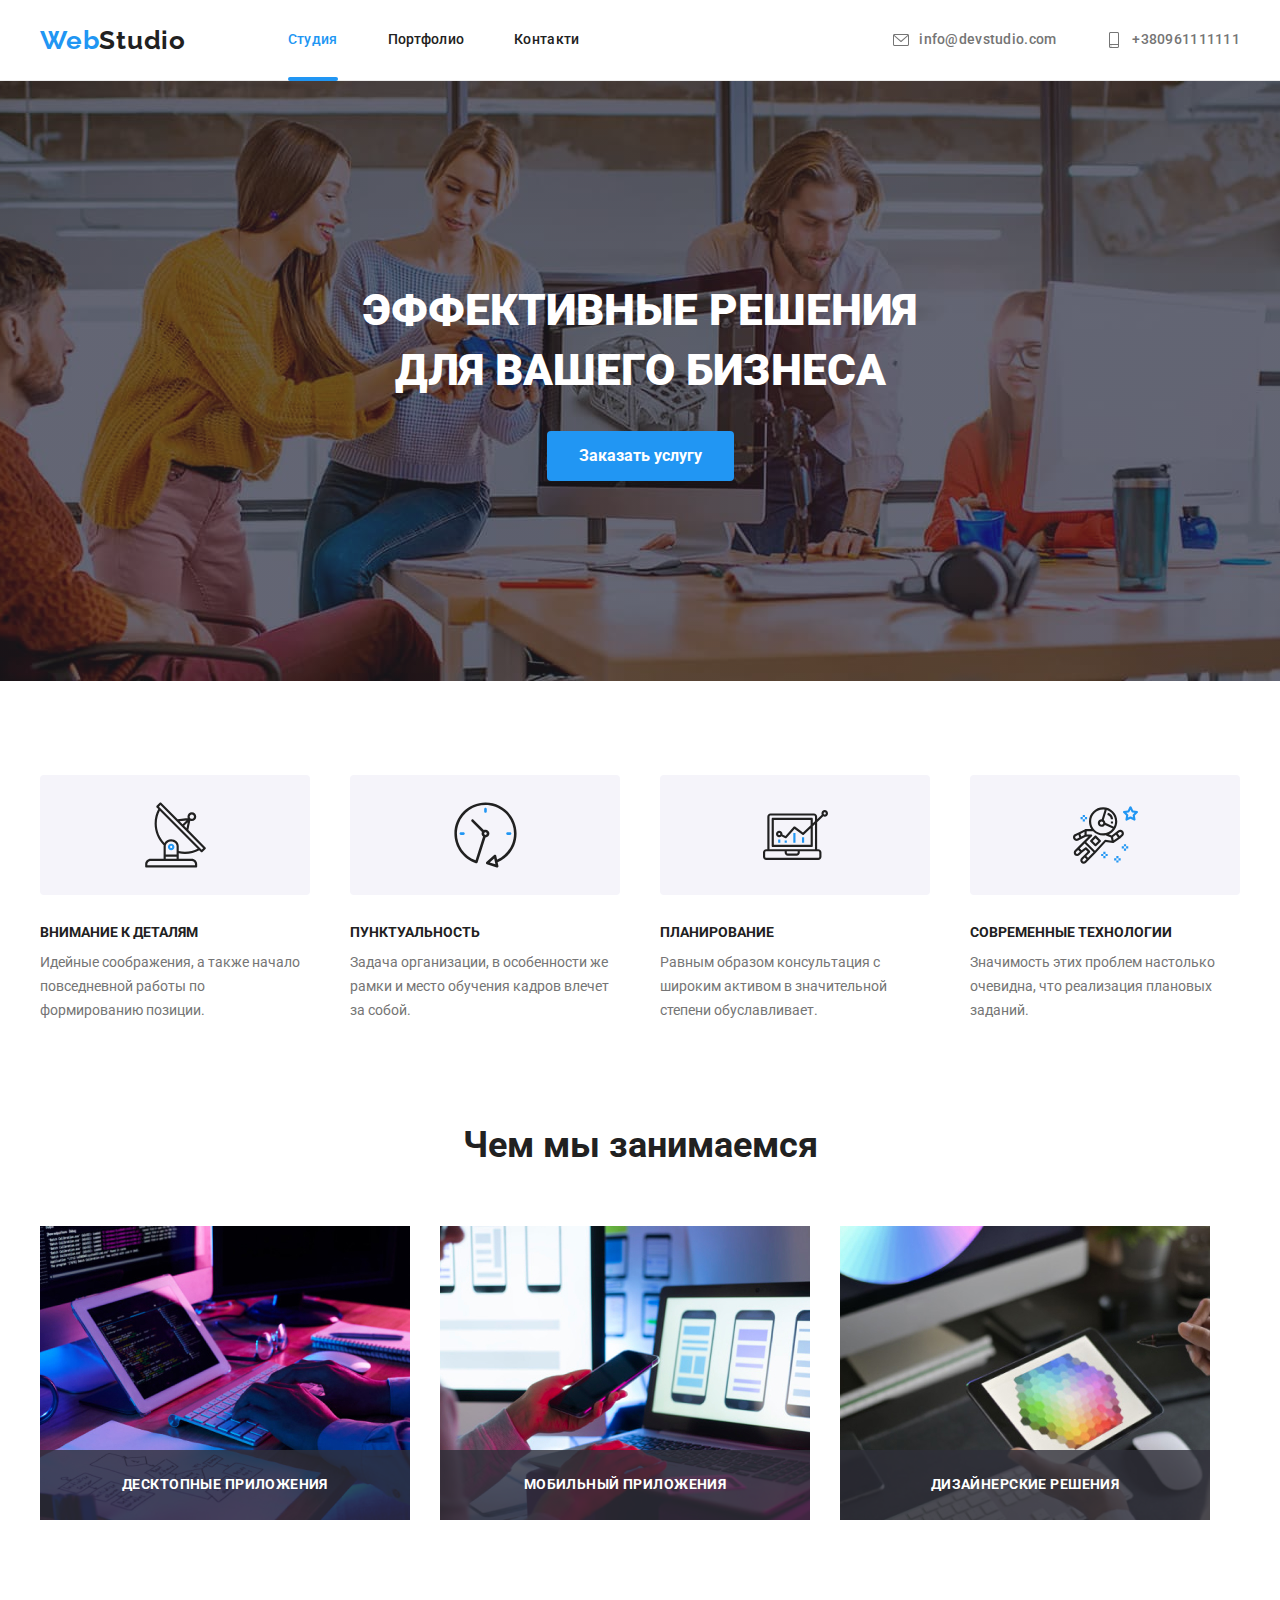
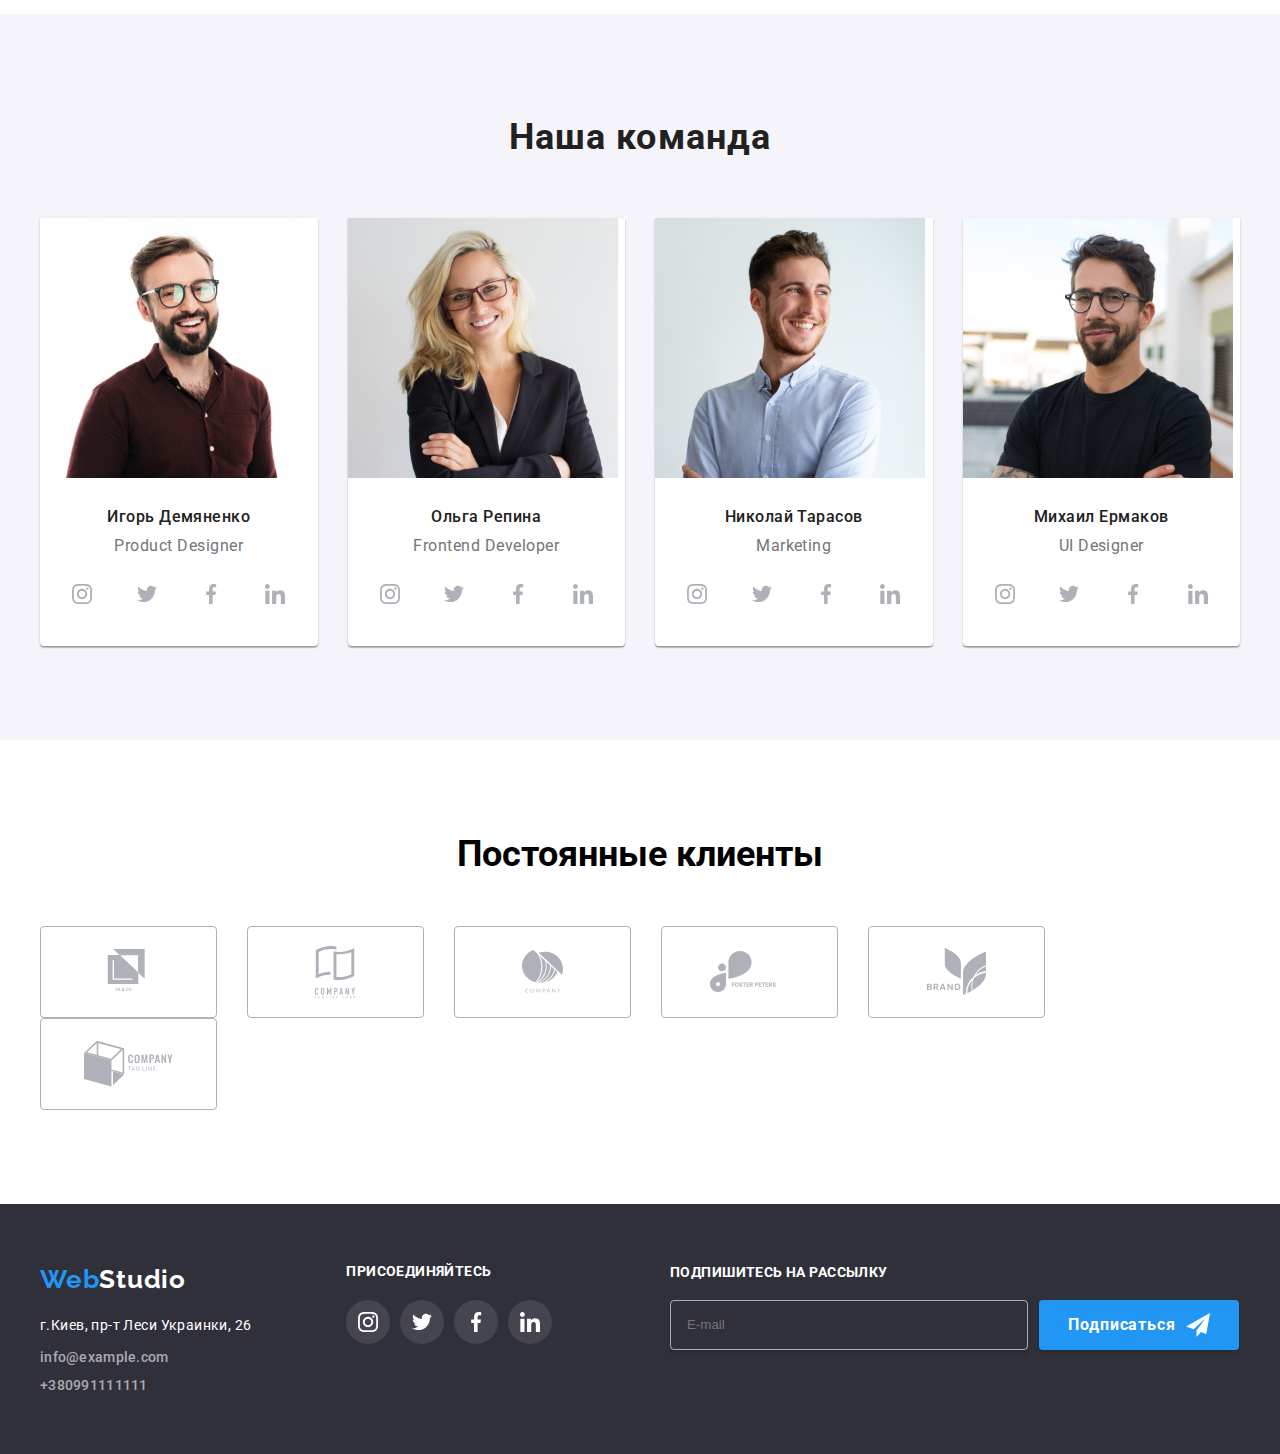
<file: index.html>
<!DOCTYPE html>
<html lang="en">
  <head>
    <meta charset="UTF-8" />
    <meta name="viewport" content="width=device-width, initial-scale=1.0" />
    <title>Document</title>
    <link rel="preconnect" href="https://fonts.gstatic.com" />
    <link
      href="https://fonts.googleapis.com/css2?family=Roboto:wght@400;500;700;900&display=swap"
      rel="stylesheet"
    />
    <link rel="preconnect" href="https://fonts.gstatic.com" />
    <link
      href="https://fonts.googleapis.com/css2?family=Raleway:wght@700&display=swap"
      rel="stylesheet"
    />
    <link
      rel="stylesheet"
      href="https://cdnjs.cloudflare.com/ajax/libs/modern-normalize/1.0.0/modern-normalize.min.css"
      integrity="sha512-ISS7cAi1PEhQ8jnbJpJZMd29NlhNj4AWYyLOSp2CE/CsHxTCu+r+t0D2yoJudVrd0/8fTVPUVDzY5Tvli75u/g=="
      crossorigin="anonymous"
    />

    <link rel="stylesheet" href="./css/main.min.css" />
  </head>
  <body>
    <!--Page Header Studio-->
    <header class="header">
      <!-- Container -->
      <div class="container">
        <nav class="header-nav">
          <a class="logo" href="/index.html">
            Web<span class="logo__subtext">Studio</span>
          </a>
          <ul class="nav-list">
            <li class="nav-list__item nav-list__item--hedding">
              <a
                class="nav-list__link nav-list__link--current"
                href="./index.html"
              >
                Студия
              </a>
            </li>

            <li class="nav-list__item nav-list__item--hedding">
              <a class="nav-list__link" href="./portfolio.html"> Портфолио </a>
            </li>

            <li class="nav-list__item nav-list__item--hedding">
              <a class="nav-list__link" href="#contacts">Контакти</a>
            </li>
          </ul>

          <ul class="nav-contacts">
            <li class="nav-contacts__item nav-contacts__item--hedding">
              <a
                class="nav-contacts__link nav-contacts__link--header"
                href="mailto:info@devstudio.com"
              >
                <svg class="nav-contacts__icon" width="16px" height="12px">
                  <use
                    href="./images/icons/symbol-defs.svg#icon-envelope"
                  ></use>
                </svg>
                info@devstudio.com
              </a>
            </li>

            <li class="nav-contacts__item nav-contacts__item--hedding">
              <a
                class="nav-contacts__link nav-contacts__link--header"
                href="tel:+380961111111"
              >
                <svg class="nav-contacts__icon" width="10px" height="16px">
                  <use
                    href="./images/icons/symbol-defs.svg#icon-smartphone"
                  ></use>
                </svg>
                +380961111111
              </a>
            </li>
          </ul>
        </nav>
      </div>
    </header>

    <!-- Main -->

    <main>
      <section class="main-section">
        <div class="banner">
          <div class="container">
            <h1 class="main-title container--main-title">
              Эффективные решения<br />для вашего бизнеса
            </h1>

            <button class="banner__button" type="button" data-modal-open>
              Заказать услугу
            </button>
          </div>
        </div>
      </section>

      <!-- Наші особливості -->

      <section class="features">
        <div class="container">
          <h3 class="visually-hidden">Наші переваги</h3>
          <ul class="our-features">
            <li class="our-features__item">
              <div class="our-features__icon">
                <svg width="65px" height="70px">
                  <use href="./images/icons/symbol-defs.svg#icon-antenna"></use>
                </svg>
              </div>
              <h3 class="our-features__subtitle">Внимание к деталям</h3>
              <p class="our-features__text">
                Идейные соображения, а также начало повседневной работы по
                формированию позиции.
              </p>
            </li>

            <li class="our-features__item">
              <div class="our-features__icon">
                <svg width="65px" height="70px">
                  <use href="./images/icons/symbol-defs.svg#icon-clock"></use>
                </svg>
              </div>
              <h3 class="our-features__subtitle">Пунктуальность</h3>
              <p class="our-features__text">
                Задача организации, в особенности же рамки и место обучения
                кадров влечет за собой.
              </p>
            </li>

            <li class="our-features__item">
              <div class="our-features__icon">
                <svg width="65px" height="70px">
                  <use href="./images/icons/symbol-defs.svg#icon-diagram"></use>
                </svg>
              </div>
              <h3 class="our-features__subtitle">Планирование</h3>
              <p class="our-features__text">
                Равным образом консультация с широким активом в значительной
                степени обуславливает.
              </p>
            </li>

            <li class="our-features__item">
              <div class="our-features__icon">
                <svg width="65px" height="70px">
                  <use
                    href="./images/icons/symbol-defs.svg#icon-astronaut"
                  ></use>
                </svg>
              </div>
              <h3 class="our-features__subtitle">Современные технологии</h3>
              <p class="our-features__text">
                Значимость этих проблем настолько очевидна, что реализация
                плановых заданий.
              </p>
            </li>
          </ul>
        </div>
      </section>

      <!-- Чим ми займаємось -->

      <section class="what-we-do">
        <div class="container">
          <h2 class="what-we-do__title">Чем мы занимаемся</h2>
          <ul class="list-photo">
            <li class="list-photo__item">
              <img
                src="./images/img-1.jpg"
                width="370"
                alt="Десктопные Приложения"
              />

              <div class="what-we-do__text">
                <h3 class="what-we-do__subtext">Десктопные Приложения</h3>
              </div>
            </li>

            <li class="list-photo__item">
              <img
                src="./images/img-2.jpg"
                width="370"
                alt="Мобильный Приложения"
              />
              <div class="what-we-do__text">
                <h3 class="what-we-do__subtext">Мобильный Приложения</h3>
              </div>
            </li>

            <li class="list-photo__item">
              <img
                src="./images/img-3.jpg"
                width="370"
                alt="Дизайнерские Решения"
              />

              <div class="what-we-do__text">
                <h3 class="what-we-do__subtext">Дизайнерские Решения</h3>
              </div>
            </li>
          </ul>
        </div>
      </section>

      <!-- Наша команда -->

      <section class="our-team">
        <div class="container">
          <h2 class="our-team-title">Наша команда</h2>
          <ul class="our-team-workers">
            <!-- Карточка Игорь Демяненко -->
            <li class="our-team__item">
              <img
                src="./images/Игорь-Демяненко.jpg"
                width="270"
                alt="Игорь Демяненко"
              />

              <div class="workers-card">
                <h3 class="workers-card__name">Игорь Демяненко</h3>
                <p class="workers-card__position">Product Designer</p>
              </div>

              <!-- Іконки соц.мережі -->
              <ul class="employee-list">
                <li>
                  <a
                    class="employee-list__link"
                    href="https://www.instagram.com/"
                  >
                    <svg class="employee-list__icon" width="20px" height="20px">
                      <use
                        href="./images/icons/symbol-defs.svg#icon-instagram"
                      ></use>
                    </svg>
                  </a>
                </li>

                <li>
                  <a
                    class="employee-list__link"
                    href="https://www.twitter.com/"
                  >
                    <svg class="employee-list__icon" width="20px" height="20px">
                      <use
                        href="./images/icons/symbol-defs.svg#icon-twitter"
                      ></use>
                    </svg>
                  </a>
                </li>

                <li>
                  <a
                    class="employee-list__link"
                    href="https://www.facebook.com/"
                  >
                    <svg class="employee-list__icon" width="20px" height="20px">
                      <use
                        href="./images/icons/symbol-defs.svg#icon-facebook"
                      ></use>
                    </svg>
                  </a>
                </li>

                <li>
                  <a
                    class="employee-list__link"
                    href="https://www.linkedin.com/"
                  >
                    <svg class="employee-list__icon" width="20px" height="20px">
                      <use
                        href="./images/icons/symbol-defs.svg#icon-linkedin"
                      ></use>
                    </svg>
                  </a>
                </li>
              </ul>
            </li>

            <!-- Карточка Ольга Репина -->

            <li class="our-team__item">
              <img
                src="./images/Ольга-Репина.jpg"
                width="270"
                alt="Ольга Репина"
              />

              <div class="workers-card">
                <h3 class="workers-card__name">Ольга Репина</h3>
                <p class="workers-card__position">Frontend Developer</p>
              </div>

              <!-- Іконки соц.мережі -->
              <ul class="employee-list">
                <li>
                  <a
                    class="employee-list__link"
                    href="https://www.instagram.com/"
                  >
                    <svg class="employee-list__icon" width="20px" height="20px">
                      <use
                        href="./images/icons/symbol-defs.svg#icon-instagram"
                      ></use>
                    </svg>
                  </a>
                </li>

                <li>
                  <a
                    class="employee-list__link"
                    href="https://www.twitter.com/"
                  >
                    <svg class="employee-list__icon" width="20px" height="20px">
                      <use
                        href="./images/icons/symbol-defs.svg#icon-twitter"
                      ></use>
                    </svg>
                  </a>
                </li>

                <li>
                  <a
                    class="employee-list__link"
                    href="https://www.facebook.com/"
                  >
                    <svg class="employee-list__icon" width="20px" height="20px">
                      <use
                        href="./images/icons/symbol-defs.svg#icon-facebook"
                      ></use>
                    </svg>
                  </a>
                </li>

                <li>
                  <a
                    class="employee-list__link"
                    href="https://www.linkedin.com/"
                  >
                    <svg class="employee-list__icon" width="20px" height="20px">
                      <use
                        href="./images/icons/symbol-defs.svg#icon-linkedin"
                      ></use>
                    </svg>
                  </a>
                </li>
              </ul>
            </li>

            <!-- Карточка Николай Тарасов -->
            <li class="our-team__item">
              <img
                src="./images/Николай-Тарасов.jpg"
                width="270"
                alt="Николай Тарасов"
              />

              <div class="workers-card">
                <h3 class="workers-card__name">Николай Тарасов</h3>
                <p class="workers-card__position">Marketing</p>
              </div>

              <!-- Іконки соц.мережі -->
              <ul class="employee-list">
                <li>
                  <a
                    class="employee-list__link"
                    href="https://www.instagram.com/"
                  >
                    <svg class="employee-list__icon" width="20px" height="20px">
                      <use
                        href="./images/icons/symbol-defs.svg#icon-instagram"
                      ></use>
                    </svg>
                  </a>
                </li>

                <li>
                  <a
                    class="employee-list__link"
                    href="https://www.twitter.com/"
                  >
                    <svg class="employee-list__icon" width="20px" height="20px">
                      <use
                        href="./images/icons/symbol-defs.svg#icon-twitter"
                      ></use>
                    </svg>
                  </a>
                </li>

                <li>
                  <a
                    class="employee-list__link"
                    href="https://www.facebook.com/"
                  >
                    <svg class="employee-list__icon" width="20px" height="20px">
                      <use
                        href="./images/icons/symbol-defs.svg#icon-facebook"
                      ></use>
                    </svg>
                  </a>
                </li>

                <li>
                  <a
                    class="employee-list__link"
                    href="https://www.linkedin.com/"
                  >
                    <svg class="employee-list__icon" width="20px" height="20px">
                      <use
                        href="./images/icons/symbol-defs.svg#icon-linkedin"
                      ></use>
                    </svg>
                  </a>
                </li>
              </ul>
            </li>

            <!-- Карточка Михаил Ермаков -->

            <li class="our-team__item">
              <img
                src="./images/Михаил-Ермаков.jpg"
                width="270"
                alt="Михаил Ермаков"
              />

              <div class="workers-card">
                <h3 class="workers-card__name">Михаил Ермаков</h3>
                <p class="workers-card__position">UI Designer</p>
              </div>

              <!-- Іконки соц.мережі -->
              <ul class="employee-list">
                <li>
                  <a
                    class="employee-list__link"
                    href="https://www.instagram.com/"
                  >
                    <svg class="employee-list__icon" width="20px" height="20px">
                      <use
                        href="./images/icons/symbol-defs.svg#icon-instagram"
                      ></use>
                    </svg>
                  </a>
                </li>

                <li>
                  <a
                    class="employee-list__link"
                    href="https://www.twitter.com/"
                  >
                    <svg class="employee-list__icon" width="20px" height="20px">
                      <use
                        href="./images/icons/symbol-defs.svg#icon-twitter"
                      ></use>
                    </svg>
                  </a>
                </li>

                <li>
                  <a
                    class="employee-list__link"
                    href="https://www.facebook.com/"
                  >
                    <svg class="employee-list__icon" width="20px" height="20px">
                      <use
                        href="./images/icons/symbol-defs.svg#icon-facebook"
                      ></use>
                    </svg>
                  </a>
                </li>

                <li>
                  <a
                    class="employee-list__link"
                    href="https://www.linkedin.com/"
                  >
                    <svg class="employee-list__icon" width="20px" height="20px">
                      <use
                        href="./images/icons/symbol-defs.svg#icon-linkedin"
                      ></use>
                    </svg>
                  </a>
                </li>
              </ul>
            </li>
          </ul>
        </div>
      </section>

      <!-- Постійні Клієнти -->

      <section class="regular-customers">
        <div class="container">
          <h2 class="regular-customers__title">Постоянные клиенты</h2>
          <ul class="customers__list">
            <li class="customers__item">
              <a class="customers__link" href="#">
                <svg class="customers__icon" height="45px" width="50px">
                  <use href="./images/icons/symbol-defs.svg#icon-logo-1"></use>
                </svg>
              </a>
            </li>

            <li class="customers__item">
              <a class="customers__link" href="#/">
                <svg class="customers__icon" width="40px" height="52px">
                  <use href="./images/icons/symbol-defs.svg#icon-logo-2"></use>
                </svg>
              </a>
            </li>

            <li class="customers__item">
              <a class="customers__link" href="#/">
                <svg class="customers__icon" width="41px" height="43px">
                  <use href="./images/icons/symbol-defs.svg#icon-logo-3"></use>
                </svg>
              </a>
            </li>

            <li class="customers__item">
              <a class="customers__link" href="#/">
                <svg class="customers__icon" width="80px" height="42px">
                  <use href="./images/icons/symbol-defs.svg#icon-logo-4"></use>
                </svg>
              </a>
            </li>

            <li class="customers__item">
              <a class="customers__link" href="#/">
                <svg class="customers__icon" width="59px" height="47px">
                  <use href="./images/icons/symbol-defs.svg#icon-logo-5"></use>
                </svg>
              </a>
            </li>

            <li class="customers__item">
              <a class="customers__link" href="#/">
                <svg class="customers__icon" width="89px" height="46px">
                  <use href="./images/icons/symbol-defs.svg#icon-logo-6"></use>
                </svg>
              </a>
            </li>
          </ul>
        </div>
      </section>
    </main>

    <!-- Footer Studio-->

    <footer class="footer" id="contacts">
      <div class="container footer--container">
        <div class="footer-section">
          <a href="/index.html" class="logo">
            Web<span class="logo__subtext logo__subtext--white">Studio</span>
          </a>
          <address class="footer-address">
            <p class="footer-address__text">г.Киев, пр-т Леси Украинки, 26</p>

            <ul class="footer-contacts">
              <li class="footer-contacts__item footer-contacts__item--hedding">
                <a class="footer-contacts__link" href="mailto:info@example.com"
                  >info@example.com
                </a>
              </li>

              <li class="footer-contacts__item footer-contacts__item--hedding">
                <a class="footer-contacts__link" href="tel:+380991111111"
                  >+380991111111
                </a>
              </li>
            </ul>
          </address>
        </div>

        <!-- Social Networks Footer -->

        <div class="social-container">
          <p class="social-container__text">присоединяйтесь</p>

          <ul class="share-footer">
            <li class="share-networks">
              <a class="share-networks__link" href="https://www.instagram.com/">
                <svg class="share-networks__icon" width="20px" height="20px">
                  <use
                    href="./images/icons/symbol-defs.svg#icon-instagram"
                  ></use>
                </svg>
              </a>
            </li>

            <li class="share-networks">
              <a class="share-networks__link" href="https://www.twitter.com/">
                <svg class="share-networks__icon" width="20px" height="20px">
                  <use href="./images/icons/symbol-defs.svg#icon-twitter"></use>
                </svg>
              </a>
            </li>

            <li class="share-networks">
              <a class="share-networks__link" href="https://www.facebook.com/">
                <svg class="share-networks__icon" width="20px" height="20px">
                  <use
                    href="./images/icons/symbol-defs.svg#icon-facebook"
                  ></use>
                </svg>
              </a>
            </li>

            <li class="share-networks">
              <a class="share-networks__link" href="https://www.linkedin.com/">
                <svg class="share-networks__icon" width="20px" height="20px">
                  <use
                    href="./images/icons/symbol-defs.svg#icon-linkedin"
                  ></use>
                </svg>
              </a>
            </li>
          </ul>
        </div>

        <!-- Form Footer -->

        <div class="subscribe">
          <form class="subscribe-form" action="#">
            <p class="subscribe-form__text">Подпишитесь на рассылку</p>
            <label class="subscribe-form__label" for="">
              <input
                class="subscribe-form__input"
                type="email"
                placeholder="E-mail"
              />
            </label>
            <button class="subscribe-button" type="submit">
              Подписаться
              <svg class="subscribe-button__icon" width="24" height="24">
                <use
                  xlink:href="./images/icons/symbol-defs.svg#icon-send"
                ></use>
              </svg>
            </button>
          </form>
        </div>
      </div>
    </footer>

    <!-- Modal -->
    <div class="backdrop is-hidden" data-modal>
      <div class="modal">
        <button class="close-button" data-modal-close>
          <svg class="close-button__icon" width="11px" height="11px">
            <use href="./images/icons/symbol-defs.svg#icon-close"></use>
          </svg>
        </button>
        <p class="modal-text">Оставьте свои данные, мы вам перезвоним</p>

        <!-- Modal Form -->

        <form class="modal-form" action="#">
          <div class="group-form">
            <label class="group-form__name" for="name"> Имя </label>

            <div class="wrapper">
              <input class="wrapper__input" type="text" name="name" id="name" />
              <svg class="wrapper__icon" width="18" height="18">
                <use href="./images/icons/symbol-defs.svg#icon-person"></use>
              </svg>
            </div>
          </div>

          <div class="group-form">
            <label class="group-form__name" for="phone"> Телефон </label>

            <div class="wrapper">
              <input
                class="wrapper__input"
                type="tel"
                name="phone"
                id="phone"
              />
              <svg class="wrapper__icon" width="18" height="18">
                <use href="./images/icons/symbol-defs.svg#icon-phone"></use>
              </svg>
            </div>
          </div>

          <div class="group-form">
            <label class="group-form__name" for="email"> Пошта </label>

            <div class="wrapper">
              <input
                class="wrapper__input"
                type="email"
                name="email"
                id="email"
              />
              <svg class="wrapper__icon" width="18" height="18">
                <use href="./images/icons/symbol-defs.svg#icon-email"></use>
              </svg>
            </div>
          </div>

          <div class="group-form">
            <label class="group-form__name" for="text"> Коментарий </label>

            <textarea
              class="wrapper__input wrapper__input--textarea"
              id="text"
              name="Коментарий"
              rows="10"
              placeholder="Введите текст"
            ></textarea>
          </div>

          <!-- Checkbox -->
          <div class="contract">
            <label class="form-checkbox" for="checkbox">
              <input
                class="form-checkbox__input visually-hidden"
                type="checkbox"
                id="checkbox"
              />
              <span class="form-checkbox__text"
                >Соглашаюсь с рассылкой и принимаю</span
              >
              <a class="form-checkbox__link" href="#">Условия договора</a>
              <div class="modal-checkbox">
                <svg width="16px" height="15px">
                  <use
                    class="modal-checkbox__icon"
                    href="./images/icons/symbol-defs.svg#icon-check"
                  ></use>
                </svg>
              </div>
            </label>
          </div>
          <button type="submit" class="modal-checkbox__button">
            Отправить
          </button>
        </form>
      </div>
    </div>
    <script src="./js/modal.js"></script>
  </body>
</html>
</file>
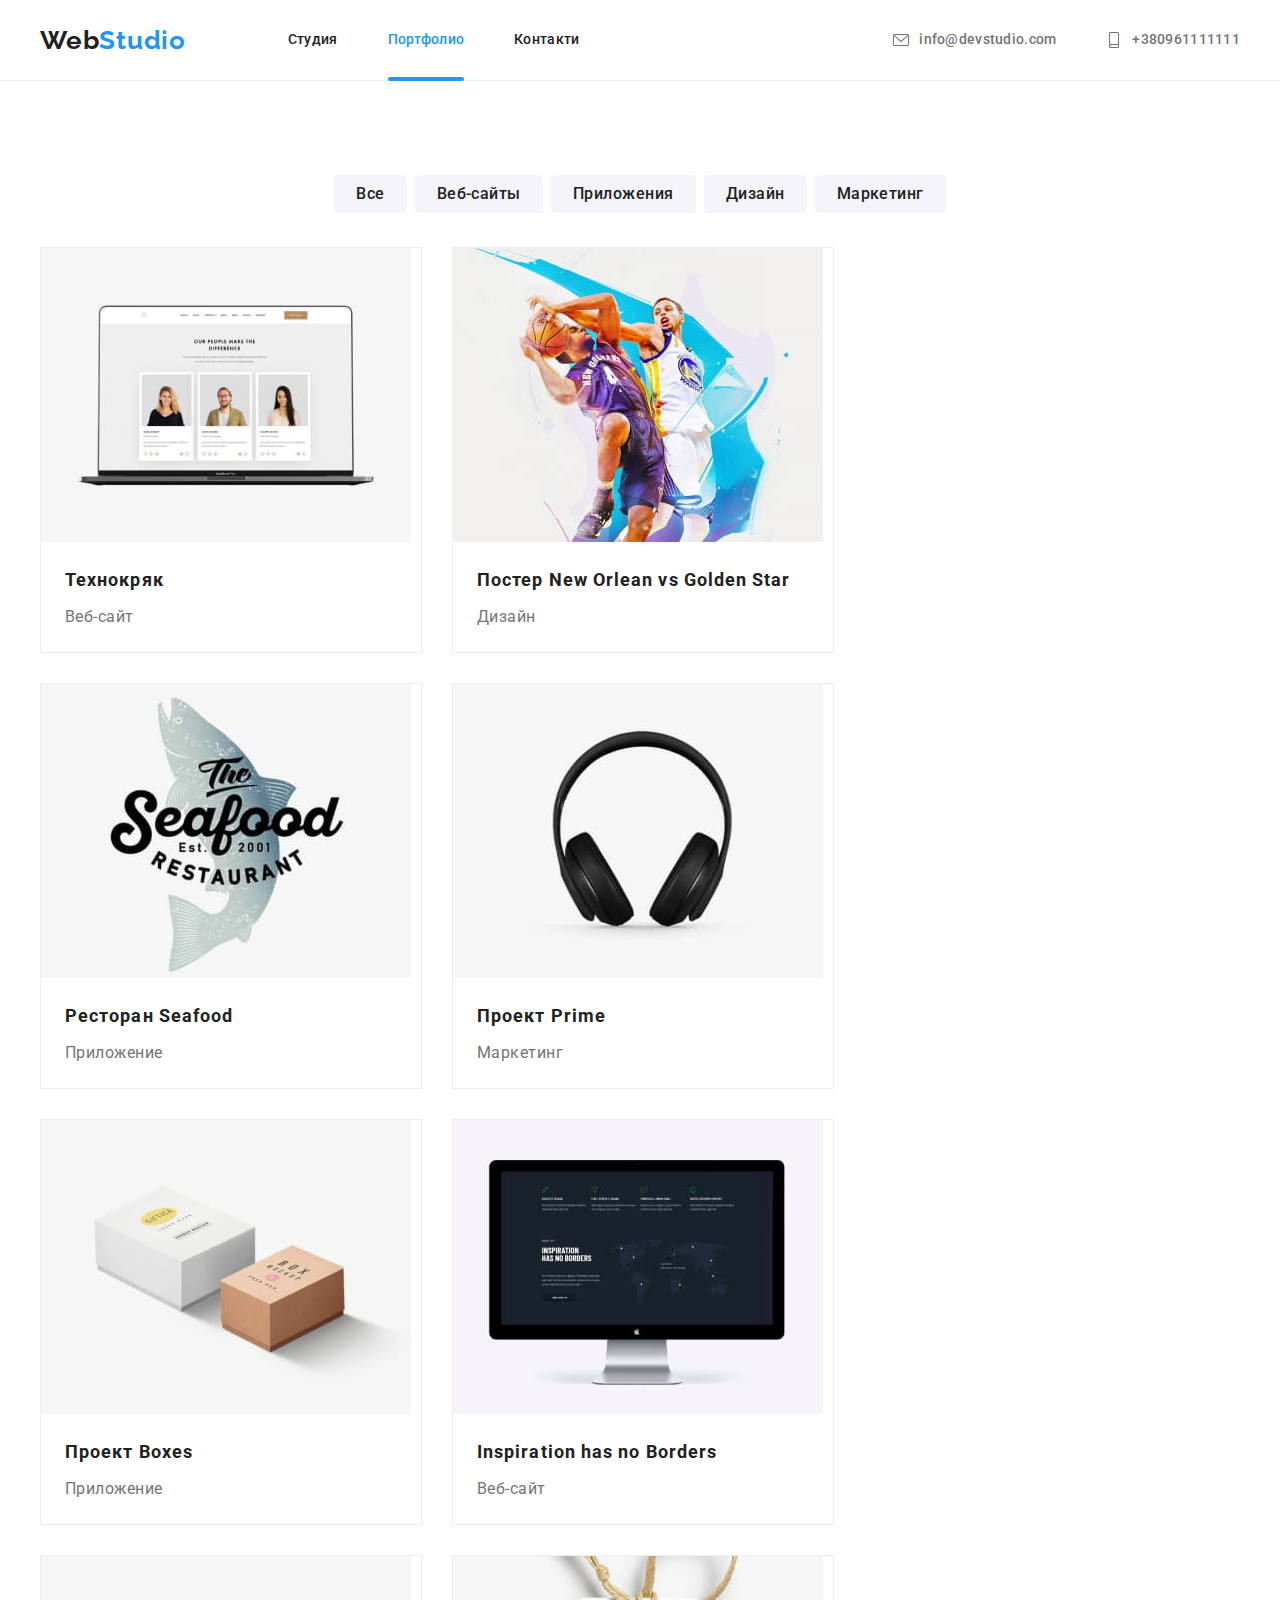
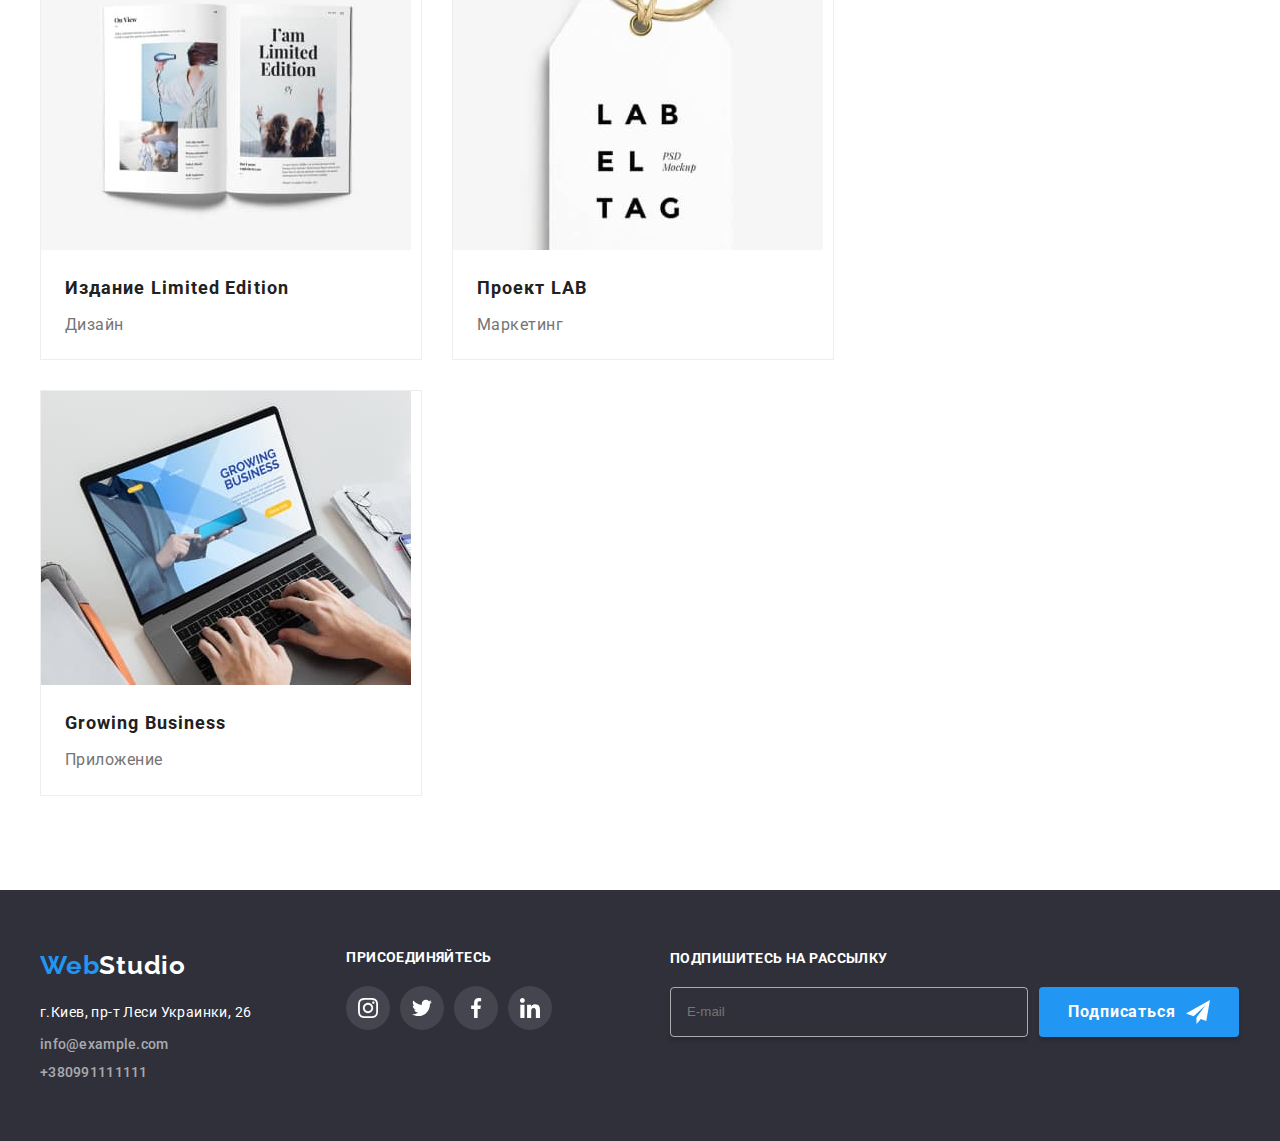
<file: portfolio.html>
<!DOCTYPE html>
<html lang="en">
  <head>
    <meta charset="UTF-8" />
    <meta name="viewport" content="width=device-width, initial-scale=1.0" />
    <title>portfolio</title>
    <link rel="preconnect" href="https://fonts.gstatic.com" />
    <link
      href="https://fonts.googleapis.com/css2?family=Roboto:wght@400;500;700;900&display=swap"
      rel="stylesheet"
    />
    <link rel="preconnect" href="https://fonts.gstatic.com" />
    <link
      href="https://fonts.googleapis.com/css2?family=Raleway:wght@700&display=swap"
      rel="stylesheet"
    />
    <link
      rel="stylesheet"
      href="https://cdnjs.cloudflare.com/ajax/libs/modern-normalize/1.0.0/modern-normalize.min.css"
      integrity="sha512-ISS7cAi1PEhQ8jnbJpJZMd29NlhNj4AWYyLOSp2CE/CsHxTCu+r+t0D2yoJudVrd0/8fTVPUVDzY5Tvli75u/g=="
      crossorigin="anonymous"
    />
    <link rel="stylesheet" href="./css/main.min.css" />
  </head>
  <body>
    <!--Page Header Portfolio-->
    <header class="header">
      <div class="container">
        <nav class="header-nav">
          <a class="logo" href="/index.html">
            <span class="logo__subtext">Web</span>Studio
          </a>
          <ul class="nav-list">
            <li class="nav-list__item nav-list__item--hedding">
              <a class="nav-list__link" href="./index.html">Студия </a>
            </li>

            <li class="nav-list__item nav-list__item--hedding">
              <a
                class="nav-list__link nav-list__link--current"
                href="./portfolio.html"
              >
                Портфолио
              </a>
            </li>

            <li class="nav-list__item nav-list__item--hedding">
              <a class="nav-list__link" href="#contacts">Контакти</a>
            </li>
          </ul>

          <ul class="nav-contacts">
            <li class="nav-contacts__item nav-contacts__item--hedding">
              <a
                class="nav-contacts__link nav-contacts__link--header"
                href="mailto:info@devstudio.com"
              >
                <svg class="nav-contacts__icon" width="16px" height="12px">
                  <use
                    href="./images/icons/symbol-defs.svg#icon-envelope"
                  ></use>
                </svg>
                info@devstudio.com
              </a>
            </li>

            <li class="nav-contacts__item nav-contacts__item--hedding">
              <a
                class="nav-contacts__link nav-contacts__link--header"
                href="tel:+380961111111"
              >
                <svg class="nav-contacts__icon" width="10px" height="16px">
                  <use
                    href="./images/icons/symbol-defs.svg#icon-smartphone"
                  ></use>
                </svg>
                +380961111111
              </a>
            </li>
          </ul>
        </nav>
      </div>
    </header>
    <!-- Main Portfolio -->
    <main>
      <!-- Портфоліо -->

      <section class="portfolio">
        <div class="container">
          <h1 class="visually-hidden">Портфолио</h1>
          <ul class="buttons">
            <li class="buttons__name">
              <button class="buttons__title" id="active" type="button">
                Все
              </button>
            </li>

            <li class="buttons__name">
              <button class="buttons__title" type="button">Веб-сайты</button>
            </li>

            <li class="buttons__name">
              <button class="buttons__title" type="button">Приложения</button>
            </li>

            <li class="buttons__name">
              <button class="buttons__title" type="button">Дизайн</button>
            </li>

            <li class="buttons__name">
              <button class="buttons__title" type="button">Маркетинг</button>
            </li>
          </ul>

          <!-- Карточки Портфоліо -->

          <ul class="portfolio-cards">
            <li class="portfolio-cards__item">
              <a class="portfolio-cards__link" href="#">
                <div class="card-thumb">
                  <img src="./images/Веб-сайт.jpg" width="370" alt="Ноутбук" />

                  <!-- Вспливаюче вікно -->
                  <div class="hover-thumb">
                    <p class="hover-thumb__text">
                      Технокряк это современная площадка распространения
                      коронавируса. Компании используют эту платформу для
                      цифрового шпионажа и атак на защищённые сервера
                      конкурентов.
                    </p>
                  </div>
                </div>

                <div class="card-content">
                  <h2 class="card-content__headling">Технокряк</h2>
                  <p class="card-content__text">Веб-сайт</p>
                </div>
              </a>
            </li>

            <li class="portfolio-cards__item">
              <a class="portfolio-cards__link" href="#">
                <div class="card-thumb">
                  <img
                    src="./images/Постер.jpg"
                    width="370"
                    alt="Постер New Orlean vs Golden Star"
                  />

                  <!-- Вспливаюче вікно -->
                  <div class="hover-thumb">
                    <p class="hover-thumb__text">
                      Технокряк это современная площадка распространения
                      коронавируса. Компании используют эту платформу для
                      цифрового шпионажа и атак на защищённые сервера
                      конкурентов.
                    </p>
                  </div>
                </div>

                <div class="card-content">
                  <h2 class="card-content__headling">
                    Постер New Orlean vs Golden Star
                  </h2>
                  <p class="card-content__text">Дизайн</p>
                </div>
              </a>
            </li>

            <li class="portfolio-cards__item">
              <a class="portfolio-cards__link" href="#">
                <div class="card-thumb">
                  <img
                    src="./images/Ресторан.jpg"
                    width="370"
                    alt="Ресторан Seafood"
                  />

                  <!-- Вспливаюче вікно -->
                  <div class="hover-thumb">
                    <p class="hover-thumb__text">
                      Технокряк это современная площадка распространения
                      коронавируса. Компании используют эту платформу для
                      цифрового шпионажа и атак на защищённые сервера
                      конкурентов.
                    </p>
                  </div>
                </div>

                <div class="card-content">
                  <h2 class="card-content__headling">Ресторан Seafood</h2>
                  <p class="card-content__text">Приложение</p>
                </div>
              </a>
            </li>

            <li class="portfolio-cards__item">
              <a class="portfolio-cards__link" href="#">
                <div class="card-thumb">
                  <img
                    src="./images/Проект-Prime.jpg"
                    width="370"
                    alt="Проект Prime"
                  />

                  <!-- Вспливаюче вікно -->
                  <div class="hover-thumb">
                    <p class="hover-thumb__text">
                      Технокряк это современная площадка распространения
                      коронавируса. Компании используют эту платформу для
                      цифрового шпионажа и атак на защищённые сервера
                      конкурентов.
                    </p>
                  </div>
                </div>

                <div class="card-content">
                  <h2 class="card-content__headling">Проект Prime</h2>
                  <p class="card-content__text">Маркетинг</p>
                </div>
              </a>
            </li>

            <li class="portfolio-cards__item">
              <a class="portfolio-cards__link" href="#">
                <div class="card-thumb">
                  <img
                    src="./images/Проект-Boxes.jpg"
                    width="370"
                    alt="Проект Boxes"
                  />

                  <!-- Вспливаюче вікно -->
                  <div class="hover-thumb">
                    <p class="hover-thumb__text">
                      Технокряк это современная площадка распространения
                      коронавируса. Компании используют эту платформу для
                      цифрового шпионажа и атак на защищённые сервера
                      конкурентов.
                    </p>
                  </div>
                </div>

                <div class="card-content">
                  <h2 class="card-content__headling">Проект Boxes</h2>
                  <p class="card-content__text">Приложение</p>
                </div>
              </a>
            </li>

            <li class="portfolio-cards__item">
              <a class="portfolio-cards__link" href="#">
                <div class="card-thumb">
                  <img
                    src="./images/Веб-сайт-2.jpg"
                    width="370"
                    alt="Inspiration has no Borders"
                  />

                  <!-- Вспливаюче вікно -->
                  <div class="hover-thumb">
                    <p class="hover-thumb__text">
                      Технокряк это современная площадка распространения
                      коронавируса. Компании используют эту платформу для
                      цифрового шпионажа и атак на защищённые сервера
                      конкурентов.
                    </p>
                  </div>
                </div>

                <div class="card-content">
                  <h2 class="card-content__headling">
                    Inspiration has no Borders
                  </h2>
                  <p class="card-content__text">Веб-сайт</p>
                </div>
              </a>
            </li>

            <li class="portfolio-cards__item">
              <a class="portfolio-cards__link" href="#">
                <div class="card-thumb">
                  <img
                    src="./images/Дизайн.jpg"
                    width="370"
                    alt="Издание Limited Edition"
                  />

                  <!-- Вспливаюче вікно -->
                  <div class="hover-thumb">
                    <p class="hover-thumb__text">
                      Технокряк это современная площадка распространения
                      коронавируса. Компании используют эту платформу для
                      цифрового шпионажа и атак на защищённые сервера
                      конкурентов.
                    </p>
                  </div>
                </div>

                <div class="card-content">
                  <h2 class="card-content__headling">
                    Издание Limited Edition
                  </h2>
                  <p class="card-content__text">Дизайн</p>
                </div>
              </a>
            </li>

            <li class="portfolio-cards__item">
              <a class="portfolio-cards__link" href="#">
                <div class="card-thumb">
                  <img
                    src="./images/Проект-LAB.jpg"
                    width="370"
                    alt="Проект LAB"
                  />

                  <!-- Вспливаюче вікно -->
                  <div class="hover-thumb">
                    <p class="hover-thumb__text">
                      Технокряк это современная площадка распространения
                      коронавируса. Компании используют эту платформу для
                      цифрового шпионажа и атак на защищённые сервера
                      конкурентов.
                    </p>
                  </div>
                </div>

                <div class="card-content">
                  <h2 class="card-content__headling">Проект LAB</h2>
                  <p class="card-content__text">Маркетинг</p>
                </div>
              </a>
            </li>

            <li class="portfolio-cards__item">
              <a class="portfolio-cards__link" href="#">
                <div class="card-thumb">
                  <img
                    src="./images/Програма.jpg"
                    width="370"
                    alt="Growing Business"
                  />

                  <!-- Вспливаюче вікно -->
                  <div class="hover-thumb">
                    <p class="hover-thumb__text">
                      Технокряк это современная площадка распространения
                      коронавируса. Компании используют эту платформу для
                      цифрового шпионажа и атак на защищённые сервера
                      конкурентов.
                    </p>
                  </div>
                </div>

                <div class="card-content">
                  <h2 class="card-content__headling">Growing Business</h2>
                  <p class="card-content__text">Приложение</p>
                </div>
              </a>
            </li>
          </ul>
        </div>
      </section>
    </main>

    <!-- Footer Portfolio -->

    <footer class="footer" id="contacts">
      <div class="container footer--container">
        <div class="footer-section">
          <a href="/index.html" class="logo">
            Web<span class="logo__subtext logo__subtext--white">Studio</span>
          </a>
          <address class="footer-address">
            <p class="footer-address__text">г.Киев, пр-т Леси Украинки, 26</p>

            <ul class="footer-contacts">
              <li class="footer-contacts__item footer-contacts__item--hedding">
                <a class="footer-contacts__link" href="mailto:info@example.com"
                  >info@example.com
                </a>
              </li>

              <li class="footer-contacts__item footer-contacts__item--hedding">
                <a class="footer-contacts__link" href="tel:+380991111111"
                  >+380991111111
                </a>
              </li>
            </ul>
          </address>
        </div>

        <!-- Social Networks Footer -->

        <div class="social-container">
          <p class="social-container__text">присоединяйтесь</p>

          <ul class="share-footer">
            <li class="share-networks">
              <a class="share-networks__link" href="https://www.instagram.com/">
                <svg class="share-networks__icon" width="20px" height="20px">
                  <use
                    href="./images/icons/symbol-defs.svg#icon-instagram"
                  ></use>
                </svg>
              </a>
            </li>

            <li class="share-networks">
              <a class="share-networks__link" href="https://www.twitter.com/">
                <svg class="share-networks__icon" width="20px" height="20px">
                  <use href="./images/icons/symbol-defs.svg#icon-twitter"></use>
                </svg>
              </a>
            </li>

            <li class="share-networks">
              <a class="share-networks__link" href="https://www.facebook.com/">
                <svg class="share-networks__icon" width="20px" height="20px">
                  <use
                    href="./images/icons/symbol-defs.svg#icon-facebook"
                  ></use>
                </svg>
              </a>
            </li>

            <li class="share-networks">
              <a class="share-networks__link" href="https://www.linkedin.com/">
                <svg class="share-networks__icon" width="20px" height="20px">
                  <use
                    href="./images/icons/symbol-defs.svg#icon-linkedin"
                  ></use>
                </svg>
              </a>
            </li>
          </ul>
        </div>

        <!-- Form Footer -->

        <div class="subscribe">
          <form class="subscribe-form" action="#">
            <p class="subscribe-form__text">Подпишитесь на рассылку</p>
            <label class="subscribe-form__label" for="">
              <input
                class="subscribe-form__input"
                type="email"
                placeholder="E-mail"
              />
            </label>
            <button class="subscribe-button" type="submit">
              Подписаться
              <svg class="subscribe-button__icon" width="24" height="24">
                <use
                  xlink:href="./images/icons/symbol-defs.svg#icon-send"
                ></use>
              </svg>
            </button>
          </form>
        </div>
      </div>
    </footer>
  </body>
</html>
</file>
<file: css/main.min.css>
body{font-family:'Roboto', sans-serif}header{border-bottom:1px solid #ececec}*{margin:0;padding:0}ul,ol{list-style-type:none}img{display:block;max-width:100%;height:auto}.visually-hidden{position:absolute;width:1px;height:1px;margin:-1px;border:0;padding:0;white-space:nowrap;-webkit-clip-path:inset(100%);clip-path:inset(100%);clip:rect(0 0 0 0);overflow:hidden}.container{width:1200px;padding:0 15px;margin:0 auto}.header{border-bottom:1px solid #ececec}.header-nav{-webkit-box-pack:justify;-ms-flex-pack:justify;justify-content:space-between;-webkit-box-align:center;-ms-flex-align:center;align-items:center;display:-webkit-box;display:-ms-flexbox;display:flex}.nav-list{margin-right:305px;margin-left:93px;list-style-type:none;display:-webkit-box;display:-ms-flexbox;display:flex}.nav-list__item--hedding:not(:first-child){padding-left:50px}.nav-list__link{font-family:'Roboto';font-style:normal;font-weight:500;font-size:14px;line-height:1.14;letter-spacing:0.02em;text-align:left;color:#212121;text-decoration:none;position:relative;display:block;padding-top:32px;padding-bottom:32px;-webkit-transition:250ms cubic-bezier(0.4, 0, 0.2, 1);transition:250ms cubic-bezier(0.4, 0, 0.2, 1)}.nav-list__link:hover,.nav-list__link--current,.nav-list__link:focus{color:#2196f3}.nav-list__link--current::after{content:'';position:absolute;display:inline-block;bottom:-1px;left:0;width:100%;height:4px;border-radius:2px;background-color:#2196f3}.nav-contacts{list-style-type:none;display:-webkit-box;display:-ms-flexbox;display:flex}.nav-contacts__item--hedding:last-child{padding-left:50px}.nav-contacts__link{font-family:'Roboto';font-style:normal;font-weight:500;font-size:14px;line-height:1.14;letter-spacing:0.02em;color:rgba(255,255,255,0.6);text-decoration:none;-webkit-transition:250ms cubic-bezier(0.4, 0, 0.2, 1);transition:250ms cubic-bezier(0.4, 0, 0.2, 1)}.nav-contacts__link--header{color:#757575;display:-webkit-box;display:-ms-flexbox;display:flex;-webkit-box-align:center;-ms-flex-align:center;align-items:center;-webkit-transition:250ms cubic-bezier(0.4, 0, 0.2, 1);transition:250ms cubic-bezier(0.4, 0, 0.2, 1)}.nav-contacts__link:hover,.nav-contacts__link:focus{color:#2196f3}.nav-contacts__icon{margin-right:10px;fill:currentColor;width:16px;height:16px}.logo{font-family:'Raleway';font-style:normal;font-weight:bold;font-size:26px;line-height:1.19;letter-spacing:0.03em;color:#2196f3;text-decoration:none}.logo__subtext{color:#212121}.logo__subtext--white{color:#fff}.banner{height:600px;max-width:1600px;margin-left:auto;margin-right:auto;background-image:-webkit-gradient(linear, left top, right top, from(rgba(47,48,58,0.4)), to(rgba(47,48,58,0.4))),url(../images/bg-hero.jpg);background-image:linear-gradient(to right, rgba(47,48,58,0.4), rgba(47,48,58,0.4)),url(../images/bg-hero.jpg);background-repeat:no-repeat;background-size:cover;background-position:center}.container--main-title{font-family:'Roboto';font-style:normal;font-weight:900;font-size:44px;line-height:1.36;color:#fff;padding-top:200px;text-align:center;text-transform:uppercase}.banner__button{font-family:'Roboto';font-style:normal;font-weight:bold;font-size:16px;height:50px;background-color:#2196f3;color:#fff;padding:10px 32px;display:block;margin:30px auto 0;text-align:center;border-radius:4px;border:none;cursor:pointer}.backdrop{position:fixed;top:0;left:0;width:100%;height:100%;background-color:rgba(0,0,0,0.2);display:-webkit-box;display:-ms-flexbox;display:flex;-webkit-box-align:center;-ms-flex-align:center;align-items:center;-webkit-box-pack:center;-ms-flex-pack:center;justify-content:center}.backdrop.is-hidden{opacity:0;pointer-events:none}.modal{position:absolute;top:50%;left:50%;-webkit-transform:translate(-50%, -50%);transform:translate(-50%, -50%);max-width:528px;max-height:100vh;overflow-y:scroll;padding:40px;background-color:#fff;-webkit-box-shadow:0px 1px 3px rgba(0,0,0,0.12),0px 1px 1px rgba(0,0,0,0.14),0px 2px 1px rgba(0,0,0,0.2);box-shadow:0px 1px 3px rgba(0,0,0,0.12),0px 1px 1px rgba(0,0,0,0.14),0px 2px 1px rgba(0,0,0,0.2);border-radius:4px;-webkit-appearance:none;-ms-overflow-style:none;overflow:-moz-scrollbars-none;overflow-y:-moz-hidden-unscrollable}.modal::-webkit-scrollbar{width:0}.close-button{position:absolute;top:8px;right:8px;display:-webkit-box;display:-ms-flexbox;display:flex;-webkit-box-align:center;-ms-flex-align:center;align-items:center;-webkit-box-pack:center;-ms-flex-pack:center;justify-content:center;width:30px;height:30px;margin-left:auto;background-color:#fff;border:1px solid rgba(0,0,0,0.1);border-radius:100%;cursor:pointer}.close-button:hover .close-button__icon,.close-button:focus .close-button__icon{fill:#2196f3}.close-button__icon{position:absolute;right:8px;top:8px;-webkit-transition:250ms cubic-bezier(0.4, 0, 0.2, 1);transition:250ms cubic-bezier(0.4, 0, 0.2, 1)}.modal-text{font-family:'Roboto';font-weight:700;font-style:normal;font-size:20px;line-height:1.172;letter-spacing:0.03em;text-align:center}.group-form{display:-webkit-box;display:-ms-flexbox;display:flex;-webkit-box-orient:vertical;-webkit-box-direction:normal;-ms-flex-direction:column;flex-direction:column;margin-top:10px}.group-form__name{font-family:'Roboto';font-weight:400;font-style:normal;font-size:12px;line-height:1.171;color:#757575;margin-bottom:4px}.wrapper{position:relative}.wrapper__input{width:100%;font-family:inherit;padding:12px 35px;border:1px solid rgba(33,33,33,0.2);-webkit-box-sizing:border-box;box-sizing:border-box;border-radius:4px;cursor:pointer;outline:none;resize:none;height:40px;-webkit-transition:250ms cubic-bezier(0.4, 0, 0.2, 1);transition:250ms cubic-bezier(0.4, 0, 0.2, 1)}.wrapper__input:hover,.wrapper__input:focus{border:1px solid #2196f3}.wrapper__input:focus+.wrapper__icon,.wrapper__input:hover+.wrapper__icon{fill:#2196f3}.wrapper__icon{position:absolute;top:50%;left:12px;-webkit-transform:translateY(-50%);transform:translateY(-50%);-webkit-transition:250ms cubic-bezier(0.4, 0, 0.2, 1);transition:250ms cubic-bezier(0.4, 0, 0.2, 1)}.wrapper__input--textarea{height:120px;padding:12px 16px}.contract{display:block;margin-top:20px;margin-bottom:30px}.form-checkbox{cursor:pointer;position:relative}.form-checkbox__text{margin-left:24px;font-family:'Roboto';font-weight:400;font-style:normal;font-size:14px;line-height:1.714;letter-spacing:0.03em;color:#757575}.form-checkbox__link{font-family:'Roboto';font-weight:400;font-style:normal;font-size:14px;line-height:1.714;letter-spacing:0.03em;color:#2196f3}.form-checkbox__input:checked ~ .modal-checkbox .modal-checkbox__icon{display:block}.form-checkbox__input:checked ~ .modal-checkbox{border:none}.modal-checkbox{border:1px solid #212121;border-radius:2px;width:16px;height:15px;position:absolute;top:50%;-webkit-transform:translateY(-50%);transform:translateY(-50%)}.modal-checkbox__icon{display:none}.modal-checkbox__button{display:-webkit-box;display:-ms-flexbox;display:flex;text-align:center;margin:0 auto;font-family:'Roboto';font-style:normal;font-weight:bold;font-size:16px;line-height:1.875;letter-spacing:0.06em;color:#fff;background-color:#188ce8;-webkit-box-shadow:0px 4px 4px 0px rgba(0,0,0,0.15);box-shadow:0px 4px 4px 0px rgba(0,0,0,0.15);padding:10px 55px;border-radius:4px;cursor:pointer;border:none}.features{padding-top:94px}.our-features{display:-webkit-box;display:-ms-flexbox;display:flex;-webkit-box-pack:justify;-ms-flex-pack:justify;justify-content:space-between}.our-features__item{width:270px}.our-features__item:not(:last-child){margin-right:30px}.our-features__icon{width:270px;height:120px;background:#f5f4fa;border-radius:4px;margin-bottom:30px;display:-webkit-box;display:-ms-flexbox;display:flex;-webkit-box-pack:center;-ms-flex-pack:center;justify-content:center;-webkit-box-align:center;-ms-flex-align:center;align-items:center}.our-features__subtitle{font-family:'Roboto';font-style:normal;font-weight:bold;font-size:14px;line-height:1.14;color:#212121;text-transform:uppercase}.our-features__text{font-family:'Roboto';font-style:normal;font-weight:normal;font-size:14px;line-height:1.7;color:#757575;padding-top:10px}.what-we-do{padding-top:94px;padding-bottom:94px}.what-we-do__title{font-family:'Roboto';font-style:normal;font-weight:bold;font-size:36px;line-height:1.66;color:#212121;text-align:center;padding-bottom:50px}.list-photo{display:-webkit-box;display:-ms-flexbox;display:flex}.list-photo__item{position:relative;overflow:hidden}.list-photo__item:not(:last-child){margin-right:30px}.what-we-do__text{position:absolute;left:0;right:0;bottom:0;height:70px;background-color:rgba(47,48,58,0.8);display:-webkit-box;display:-ms-flexbox;display:flex;-webkit-box-align:center;-ms-flex-align:center;align-items:center;-webkit-box-pack:center;-ms-flex-pack:center;justify-content:center}.what-we-do__subtext{font-size:'Roboto';font-weight:700;font-style:normal;font-size:14px;line-height:1.14;letter-spacing:0.03em;color:#fff;text-transform:uppercase}.our-team{background-color:#f5f4fa;display:-webkit-box;display:-ms-flexbox;display:flex;padding-top:94px;padding-bottom:94px}.our-team-title{font-family:'Roboto';font-style:normal;font-weight:bold;font-size:36px;line-height:1.66;letter-spacing:0.03em;color:#212121;text-align:center;margin-bottom:50px}.our-team-workers{list-style-type:none;display:-webkit-box;display:-ms-flexbox;display:flex;-ms-flex-wrap:wrap;flex-wrap:wrap;-webkit-box-pack:center;-ms-flex-pack:center;justify-content:center;margin-top:calc(-1 * 50px);margin-left:calc(-1 * 30px)}.our-team__item{-ms-flex-preferred-size:calc(100% / 4 - 30px);flex-basis:calc(100% / 4 - 30px);margin-top:50px;margin-left:30px;background-color:#fff;-webkit-box-shadow:0px 1px 3px rgba(0,0,0,0.12),0px 1px 1px rgba(0,0,0,0.14),0px 2px 1px rgba(0,0,0,0.2);box-shadow:0px 1px 3px rgba(0,0,0,0.12),0px 1px 1px rgba(0,0,0,0.14),0px 2px 1px rgba(0,0,0,0.2);border-radius:0px 0px 4px 4px;min-height:428px}.workers-card{margin-top:30px;background-color:#fff;text-align:center}.workers-card__name{font-family:'Roboto';font-style:normal;font-weight:500;font-size:16px;line-height:1.18;letter-spacing:0.03em;color:#212121}.workers-card__position{font-family:'Roboto';font-style:normal;font-weight:400;font-size:16px;line-height:1.18;letter-spacing:0.03em;color:#757575;margin-top:10px}.employee-list{list-style-type:none;margin-top:16px;display:-webkit-box;display:-ms-flexbox;display:flex;-webkit-box-pack:space-evenly;-ms-flex-pack:space-evenly;justify-content:space-evenly;background-color:#fff}.employee-list__link{width:44px;height:44px;border-radius:100%;display:-webkit-box;display:-ms-flexbox;display:flex;-webkit-box-pack:center;-ms-flex-pack:center;justify-content:center;-webkit-box-align:center;-ms-flex-align:center;align-items:center;background-color:rgba(255,255,255,0.1);-webkit-transition:250ms cubic-bezier(0.4, 0, 0.2, 1);transition:250ms cubic-bezier(0.4, 0, 0.2, 1)}.employee-list__link:hover .employee-list__icon,.employee-list__link:focus .employee-list__icon{fill:#fff}.employee-list__link:hover:hover,.employee-list__link:hover:focus,.employee-list__link:focus:hover,.employee-list__link:focus:focus{background-color:#2196f3}.employee-list__icon{fill:currentColor;fill:#afb1b8}.regular-customers{padding:94px 0}.regular-customers__title{font-family:'Roboto';font-style:700;font-size:36px;line-height:1.16;text-align:center;letter-spacing:3%}.customers__list{display:-webkit-box;display:-ms-flexbox;display:flex;-ms-flex-wrap:wrap;flex-wrap:wrap;margin:50px -15px 0}.customers__item{border:1px solid #afb1b8;text-align:center;display:-webkit-box;display:-ms-flexbox;display:flex;-webkit-box-pack:center;-ms-flex-pack:center;justify-content:center;border-radius:4px;width:calc(100% / 6 - 30px);height:90px;margin:0 15px;-webkit-transition:250ms cubic-bezier(0.4, 0, 0.2, 1);transition:250ms cubic-bezier(0.4, 0, 0.2, 1)}.customers__item:hover{border-color:#2196f3}.customers__link{display:-webkit-box;display:-ms-flexbox;display:flex;-webkit-box-pack:center;-ms-flex-pack:center;justify-content:center;-webkit-box-align:center;-ms-flex-align:center;align-items:center;width:170px;height:90px;color:#2196f3}.customers__link:hover .customers__icon,.customers__link:focus .customers__icon{fill:#2196f3}.customers__icon{fill:#afb1b8;display:-webkit-box;display:-ms-flexbox;display:flex;-webkit-box-pack:center;-ms-flex-pack:center;justify-content:center;-webkit-box-align:center;-ms-flex-align:center;align-items:center;-webkit-transition:250ms cubic-bezier(0.4, 0, 0.2, 1);transition:250ms cubic-bezier(0.4, 0, 0.2, 1)}.footer{background:#2f303a;padding:60px 0;border:1px;display:block}.footer--container{display:-webkit-box;display:-ms-flexbox;display:flex;-webkit-box-pack:justify;-ms-flex-pack:justify;justify-content:space-between}.footer-address{margin-top:20px;display:-webkit-box;display:-ms-flexbox;display:flex;-webkit-box-align:start;-ms-flex-align:start;align-items:flex-start;-webkit-box-orient:vertical;-webkit-box-direction:normal;-ms-flex-direction:column;flex-direction:column}.footer-address__text{font-family:'Roboto';font-style:normal;font-weight:normal;font-size:14px;line-height:1.7;letter-spacing:0.03em;color:#fff;margin-bottom:9px}.footer-contacts__item--hedding:not(:last-child){margin-bottom:9px}.footer-contacts__link{font-family:'Roboto';font-style:normal;font-weight:500;font-size:14px;line-height:1.14;letter-spacing:0.02em;color:rgba(255,255,255,0.6);text-decoration:none;-webkit-transition:250ms cubic-bezier(0.4, 0, 0.2, 1);transition:250ms cubic-bezier(0.4, 0, 0.2, 1)}.footer-contacts__link:hover,.footer-contacts__link:focus{color:#2196f3}.social-container{width:206px;margin-left:70px}.social-container__text{font-family:Roboto;font-style:normal;font-weight:bold;font-size:14px;line-height:1.14;letter-spacing:0.03em;text-transform:uppercase;color:#fff;margin-bottom:20px}.share-footer{display:-webkit-box;display:-ms-flexbox;display:flex;-webkit-box-pack:justify;-ms-flex-pack:justify;justify-content:space-between}.share-networks__link{width:44px;height:44px;border-radius:100%;display:-webkit-box;display:-ms-flexbox;display:flex;-webkit-box-pack:center;-ms-flex-pack:center;justify-content:center;-webkit-box-align:center;-ms-flex-align:center;align-items:center;background-color:rgba(255,255,255,0.1);-webkit-transition:250ms cubic-bezier(0.4, 0, 0.2, 1);transition:250ms cubic-bezier(0.4, 0, 0.2, 1)}.share-networks__link:hover,.share-networks__link:focus{background-color:#2196f3;color:#fff}.share-networks__icon{fill:#fff}.subscribe{margin-left:93px;width:570px}.subscribe-form{display:-webkit-box;display:-ms-flexbox;display:flex;-ms-flex-wrap:wrap;flex-wrap:wrap}.subscribe-form__text{margin-bottom:20px;font-family:'Roboto';font-weight:700;font-style:normal;font-size:14px;line-height:1.172;letter-spacing:0.03em;color:#fff;text-transform:uppercase;-webkit-box-flex:1;-ms-flex-positive:1;flex-grow:1}.subscribe-form__label{display:-webkit-box;display:-ms-flexbox;display:flex;-webkit-box-orient:vertical;-webkit-box-direction:normal;-ms-flex-direction:column;flex-direction:column;-webkit-box-align:start;-ms-flex-align:start;align-items:flex-start}.subscribe-form__input{width:358px;height:50px;padding-left:16px;background-color:inherit;border:1px solid rgba(255,255,255,0.6);-webkit-box-sizing:border-box;box-sizing:border-box;-webkit-box-shadow:0px 4px 4px 0px rgba(0,0,0,0.15);box-shadow:0px 4px 4px 0px rgba(0,0,0,0.15);border-radius:4px;color:#fff}.subscribe-button{font-family:'Roboto';font-weight:700;font-style:normal;font-size:16px;line-height:1.875;letter-spacing:0.06em;color:#fff;background-color:#2196f3;-webkit-box-shadow:0px 4px 4px 0px rgba(0,0,0,0.15);box-shadow:0px 4px 4px 0px rgba(0,0,0,0.15);border:none;border-radius:4px;margin-left:11px;width:200px;height:50px;cursor:pointer;display:-webkit-box;display:-ms-flexbox;display:flex;-webkit-box-align:center;-ms-flex-align:center;align-items:center;-webkit-box-pack:center;-ms-flex-pack:center;justify-content:center;-webkit-box-sizing:border-box;box-sizing:border-box}.subscribe-button__icon{margin-left:10px;fill:#fff;-webkit-box-pack:center;-ms-flex-pack:center;justify-content:center}.portfolio{padding-top:94px}.buttons{list-style-type:none;display:-webkit-box;display:-ms-flexbox;display:flex;-webkit-box-pack:center;-ms-flex-pack:center;justify-content:center;margin-bottom:34px}.buttons__name:not(:last-child){margin-right:8px}.buttons__title{background:#f5f4fa;color:#212121;font-family:'Roboto';font-weight:500;font-size:16px;line-height:1.62;text-align:center;letter-spacing:0.03em;padding:6px 22px;border-radius:4px;border:none;cursor:pointer;-webkit-transition:250ms cubic-bezier(0.4, 0, 0.2, 1);transition:250ms cubic-bezier(0.4, 0, 0.2, 1)}.buttons__title.active,.buttons__title:hover,.buttons__title:focus{background:#2196f3;color:#fff;-webkit-box-shadow:0px 3px 1px rgba(0,0,0,0.1),0px 1px 2px rgba(0,0,0,0.08),0px 2px 2px rgba(0,0,0,0.12);box-shadow:0px 3px 1px rgba(0,0,0,0.1),0px 1px 2px rgba(0,0,0,0.08),0px 2px 2px rgba(0,0,0,0.12);border-radius:4px}.portfolio-cards{list-style-type:none;display:-webkit-box;display:-ms-flexbox;display:flex;-ms-flex-wrap:wrap;flex-wrap:wrap;padding-bottom:94px;margin-left:calc(-1 * 30px);margin-top:calc(-1 * 30px)}.portfolio-cards__item{-ms-flex-preferred-size:calc(100% / 3 - 30px);flex-basis:calc(100% / 3 - 30px);margin-left:30px;margin-top:30px;border:1px solid #eeeeee}.portfolio-cards__item:hover{-webkit-box-shadow:0px 1px 1px rgba(0,0,0,0.12),0px 4px 4px rgba(0,0,0,0.06),1px 4px 6px rgba(0,0,0,0.16);box-shadow:0px 1px 1px rgba(0,0,0,0.12),0px 4px 4px rgba(0,0,0,0.06),1px 4px 6px rgba(0,0,0,0.16)}.portfolio-cards__item:hover .hover-thumb{-webkit-transform:translateY(0);transform:translateY(0)}.portfolio-cards__link{text-decoration:none;display:block}.portfolio-cards__link:hover,.portfolio-cards__link:focus{-webkit-box-shadow:0px 1px 1px rgba(0,0,0,0.12),0px 4px 4px rgba(0,0,0,0.06),1px 4px 6px rgba(0,0,0,0.16);box-shadow:0px 1px 1px rgba(0,0,0,0.12),0px 4px 4px rgba(0,0,0,0.06),1px 4px 6px rgba(0,0,0,0.16)}.card-thumb{position:relative;overflow:hidden;width:100%;height:294px}.hover-thumb{position:absolute;top:0;left:0;right:0;bottom:0;background-color:rgba(33,150,243,0.9);padding:63px 24px;font-size:18px;line-height:calc(28 / 18);color:white;-webkit-transition:-webkit-transform 250ms cubic-bezier(0.4, 0, 0.2, 1);transition:-webkit-transform 250ms cubic-bezier(0.4, 0, 0.2, 1);transition:transform 250ms cubic-bezier(0.4, 0, 0.2, 1);transition:transform 250ms cubic-bezier(0.4, 0, 0.2, 1), -webkit-transform 250ms cubic-bezier(0.4, 0, 0.2, 1);-webkit-transform:translateY(101%);transform:translateY(101%)}.hover-thumb__text{font-family:Roboto;font-size:18px;line-height:1.555;font-style:normal;font-weight:400;letter-spacing:0.03em;text-align:left}.card-content{padding:20px 24px}.card-content__headling{font-family:Roboto;font-style:normal;font-weight:bold;font-size:18px;line-height:2;letter-spacing:0.06em;color:#212121}.card-content__text{margin-top:4px;font-family:Roboto;font-style:normal;font-weight:normal;font-size:16px;line-height:1.87;letter-spacing:0.03em;color:#757575}
/*# sourceMappingURL=main.min.css.map */
</file>
